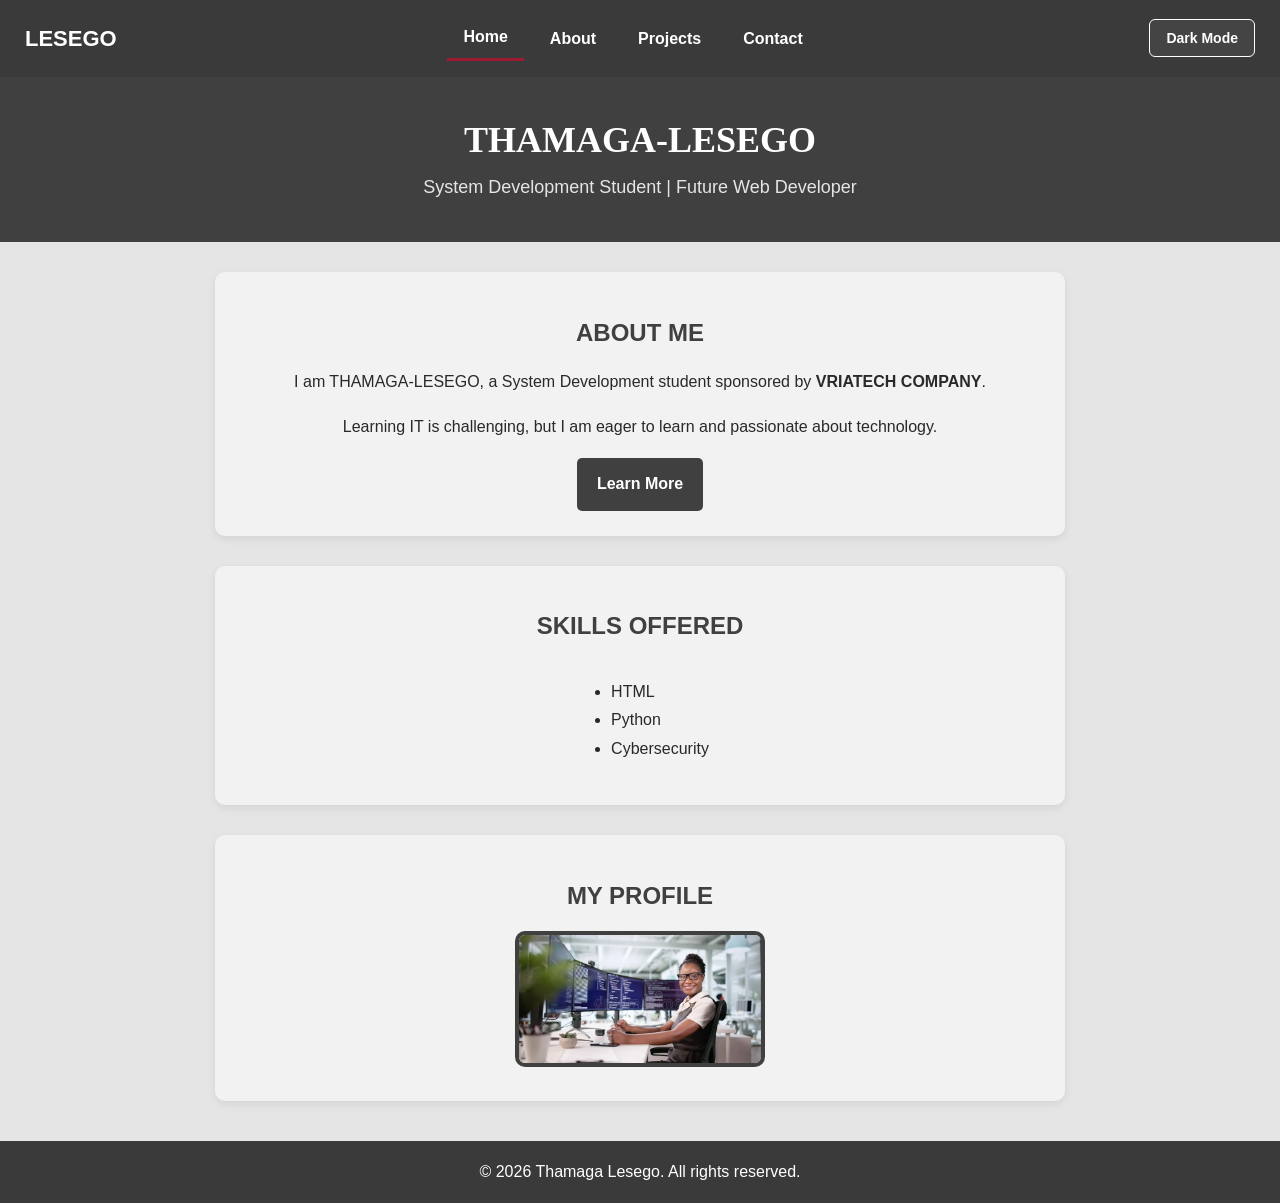
<file: index.html>
<!DOCTYPE html>
<html lang="en">

<head>
    <meta charset="UTF-8">
    <meta name="viewport" content="width=device-width, initial-scale=1.0">

    <title>THAMAGA-LESEGO</title>

    <link rel="stylesheet" href="style.css">
</head>

<body class="home-page">

    <!-- Skip Link: Accessibility -->
<a href="#main" class="skip-link">Skip to main content</a>

    <!-- Navigation Bar -->
    <nav class="navbar" aria-label="Main navigation">

        <span class="logo">LESEGO</span>

        <div class="nav-links">
            <a href="index.html" class="nav-link active"
                aria-current="page">Home</a>

            <a href="about.html" class="nav-link">About</a>

            <a href="projects.html" class="nav-link">Projects</a>

            <a href="contact.html" class="nav-link">Contact</a>
        </div>

<button type="button" id="themeToggle" class="theme-toggle"
    aria-pressed="false">
    Dark Mode
</button>

    </nav>

    <!-- Main Content -->
    <main id="main">

        <!-- Home Header -->
        <header class="hero" id="home">

            <h1>THAMAGA-LESEGO</h1>

            <p>
                System Development Student | Future Web Developer
            </p>

        </header>

        <!-- About Me Section -->
        <section class="content-section" id="about">

            <h2>ABOUT ME</h2>

            <p>
                I am THAMAGA-LESEGO, a System Development student
                sponsored by <strong>VRIATECH COMPANY</strong>.
            </p>

            <p>
                Learning IT is challenging, but I am eager to learn
                and passionate about technology.
            </p>

            <a href="about.html" class="button">
                Learn More
            </a>

        </section>

        <!-- Skills Section -->
        <section class="content-section" id="skills">

            <h2>SKILLS OFFERED</h2>

            <ul class="skills-list">
                <li>HTML</li>
                <li>Python</li>
                <li>Cybersecurity</li>
            </ul>

        </section>

        <!-- Profile Section -->
        <section class="content-section profile-section" id="profile">

            <h2>MY PROFILE</h2>

            <img
                src="./photo.jpg"
                alt="Profile photograph of Thamaga Lesego"
                width="250"
                class="profile-image"
            >

        </section>

    </main>

    <!-- Footer -->
    <footer>

        <p>
            &copy; 2026 Thamaga Lesego. All rights reserved.
        </p>

    </footer>

    <!-- JavaScript Connection -->
    <script src="script.js"></script>
    
</body>
</html>
</file>
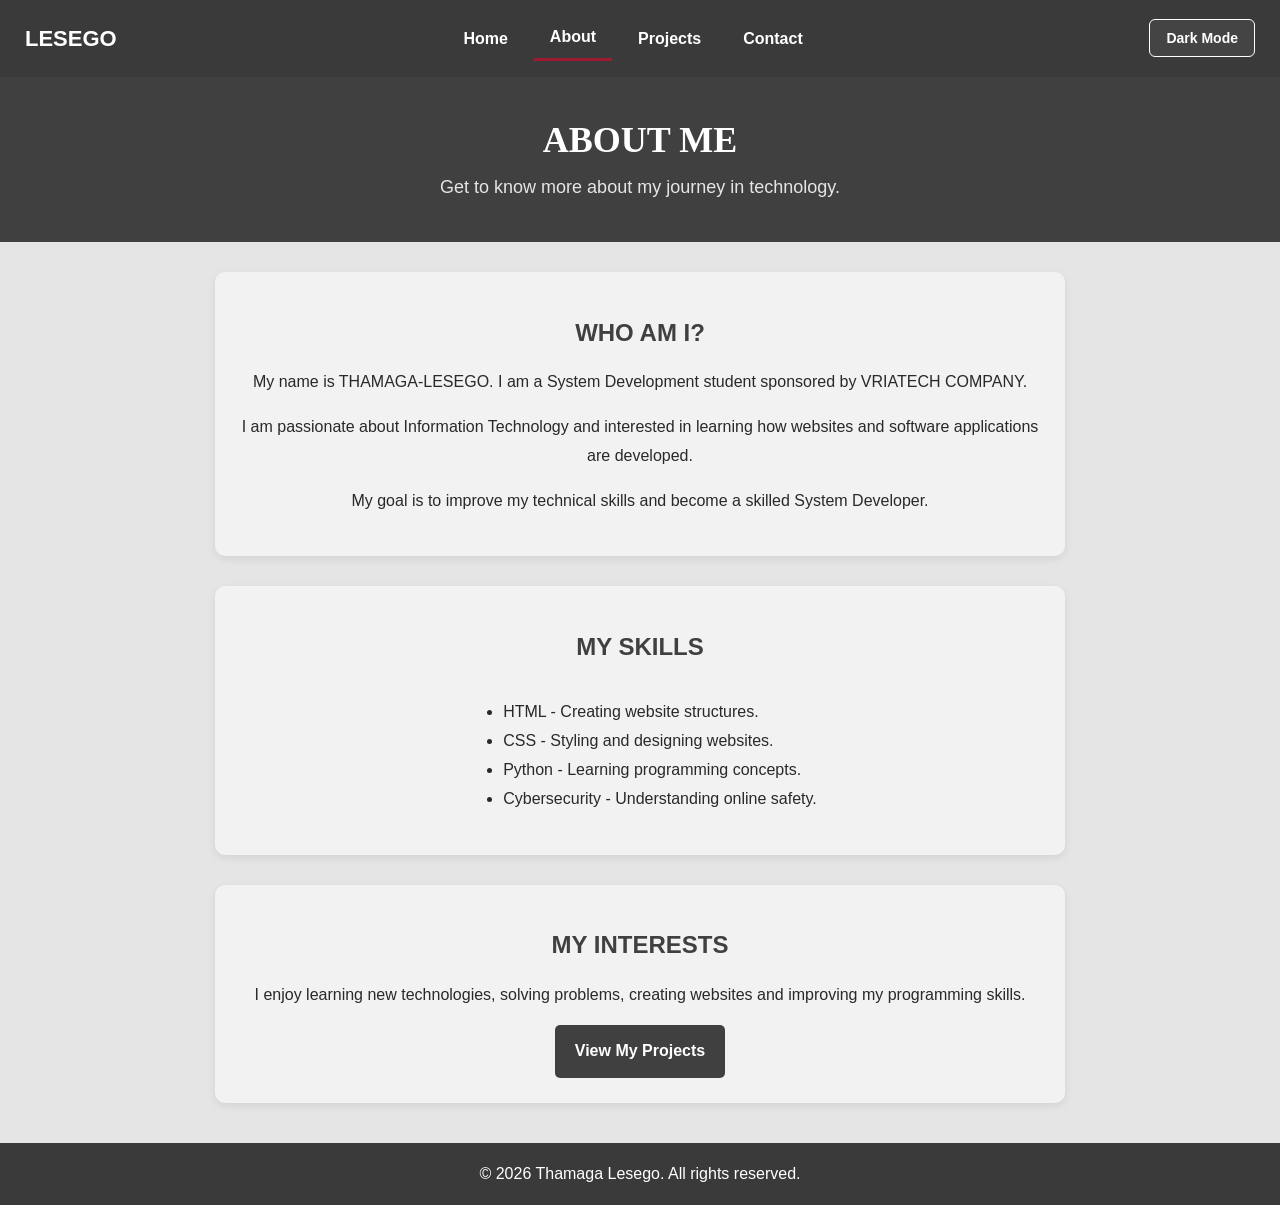
<file: about.html>
<!DOCTYPE html>
<html lang="en">

<head>
    <meta charset="UTF-8">
    <meta name="viewport" content="width=device-width, initial-scale=1.0">
    <meta name="description" content="Learn more about Thamaga Lesego.">

    <title>About | THAMAGA-LESEGO</title>

    <link rel="stylesheet" href="style.css">
</head>

<body class="about-page">

    <!-- Skip Link -->
    <a href="#main" class="skip-link">
        Skip to main content
    </a>

    <!-- Navigation Bar -->
    <nav class="navbar" aria-label="Main navigation">

        <span class="logo">LESEGO</span>

        <div class="nav-links">
            <a href="index.html" class="nav-link">Home</a>
            <a href="about.html" class="nav-link active"
                aria-current="page">About</a>
            <a href="projects.html" class="nav-link">Projects</a>
            <a href="contact.html" class="nav-link">Contact</a>
        </div>

<button type="button" id="themeToggle"
    class="theme-toggle" aria-pressed="false">
    Dark Mode
</button>

    </nav>

    <!-- Main Content -->
    <main id="main">

        <header class="page-header">
            <h1>ABOUT ME</h1>
            <p>Get to know more about my journey in technology.</p>
        </header>

        <!-- About Me -->
        <section class="about-section">

            <h2>WHO AM I?</h2>

            <p>
                My name is THAMAGA-LESEGO. I am a System Development
                student sponsored by VRIATECH COMPANY.
            </p>

            <p>
                I am passionate about Information Technology and
                interested in learning how websites and software
                applications are developed.
            </p>

            <p>
                My goal is to improve my technical skills and become
                a skilled System Developer.
            </p>

        </section>

        <!-- Skills -->
        <section class="about-section">

            <h2>MY SKILLS</h2>

            <ul>
                <li>HTML - Creating website structures.</li>
                <li>CSS - Styling and designing websites.</li>
                <li>Python - Learning programming concepts.</li>
                <li>Cybersecurity - Understanding online safety.</li>
            </ul>

        </section>

        <!-- Interests -->
        <section class="about-section">

            <h2>MY INTERESTS</h2>

            <p>
                I enjoy learning new technologies, solving problems,
                creating websites and improving my programming skills.
            </p>

            <a href="projects.html" class="button">
                View My Projects
            </a>

        </section>

    </main>

    <!-- Footer -->
    <footer>
        <p>&copy; 2026 Thamaga Lesego. All rights reserved.</p>
    </footer>

    <!-- JavaScript Connection -->
    <script src="script.js"></script>

</body>
</html>
</file>
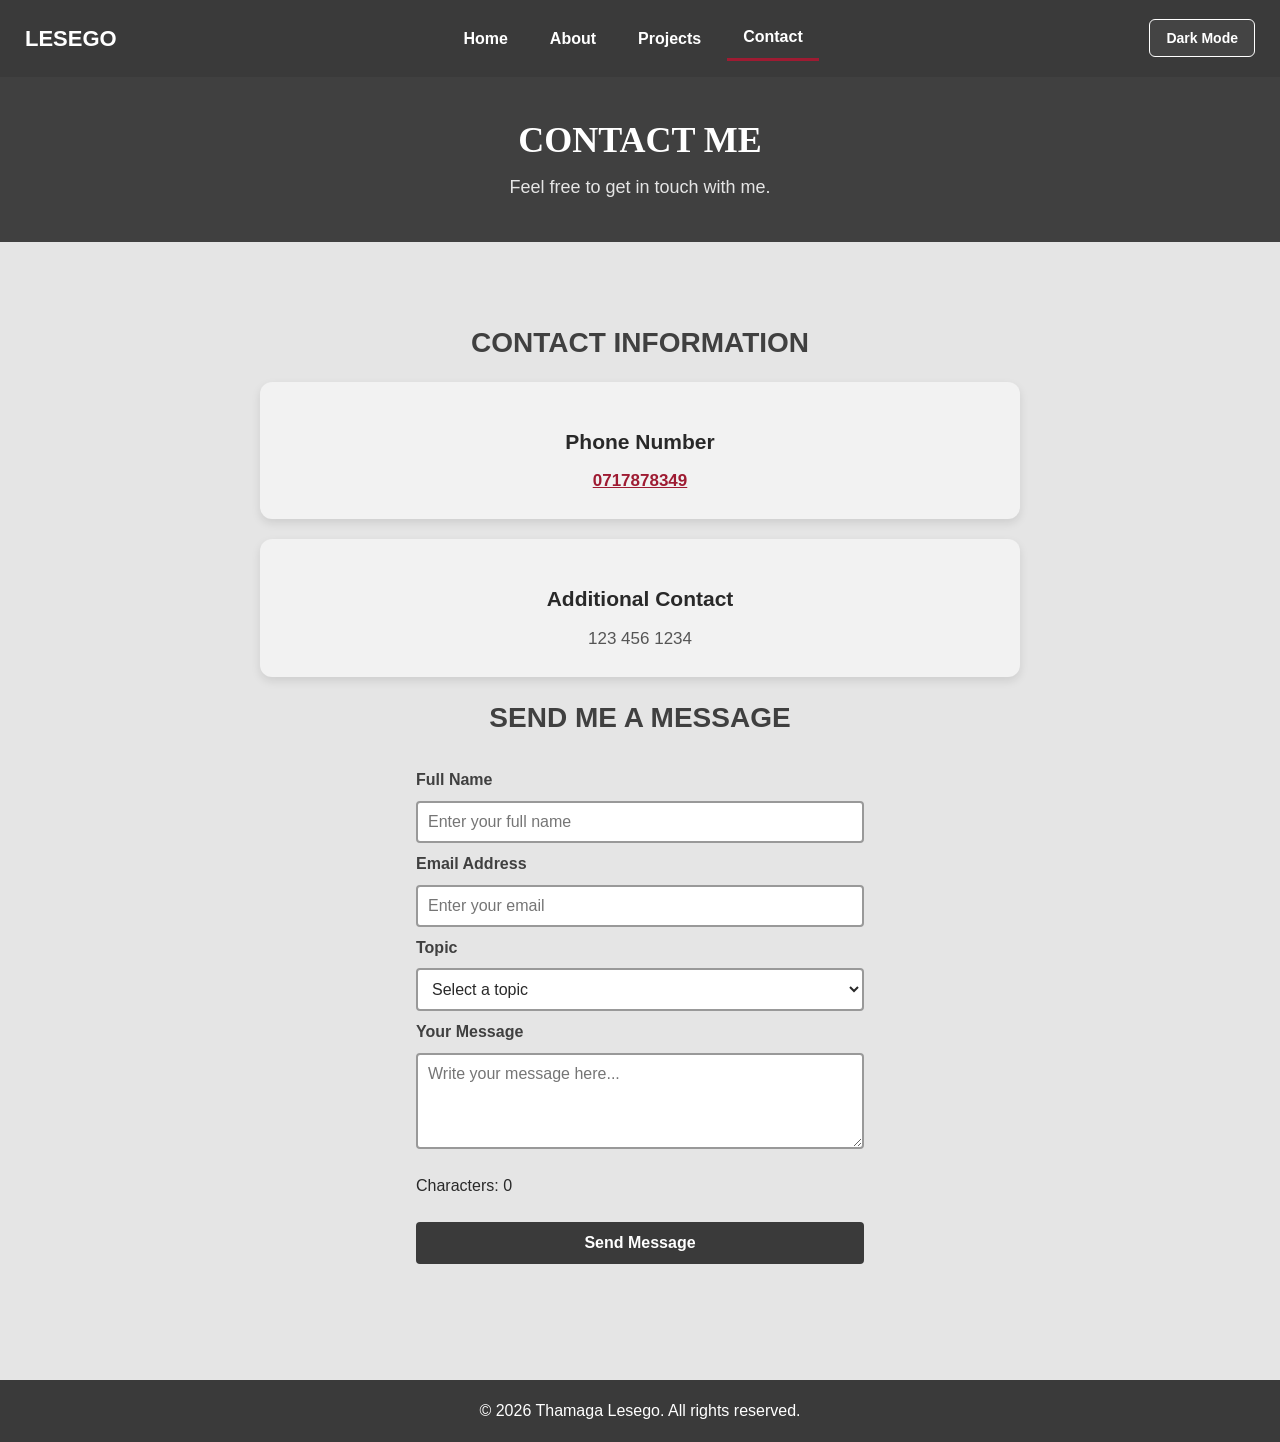
<file: contact.html>
<!DOCTYPE html>
<html lang="en">

<head>
    <meta charset="UTF-8">
    <meta name="viewport" content="width=device-width, initial-scale=1.0">
    <meta name="description" content="Contact Thamaga Lesego.">

    <title>Contact | THAMAGA-LESEGO</title>

    <link rel="stylesheet" href="style.css">
</head>

<body class="contacts-page">

    <!-- Skip Link -->
    <a href="#main" class="skip-link">
        Skip to main content
    </a>

    <!-- Navigation Bar -->
    <nav class="navbar" aria-label="Main navigation">

        <span class="logo">LESEGO</span>

        <div class="nav-links">
            <a href="index.html" class="nav-link">Home</a>
            <a href="about.html" class="nav-link">About</a>
            <a href="projects.html" class="nav-link">Projects</a>
            <a href="contact.html" class="nav-link active"
                aria-current="page">Contact</a>
        </div>

<button type="button" id="themeToggle"
    class="theme-toggle" aria-pressed="false">
    Dark Mode
</button>

    </nav>

    <!-- Main Content -->
    <main id="main">

        <!-- Contact Header -->
        <header class="page-header contact-header">

            <h1>CONTACT ME</h1>

            <p>Feel free to get in touch with me.</p>

        </header>

        <!-- Contact Information -->
        <section class="contact-container">

            <h2>CONTACT INFORMATION</h2>

            <div class="contact-card">

                <h3>Phone Number</h3>

                <p>
                    <a href="tel:0717878349">0717878349</a>
                </p>

            </div>

            <div class="contact-card">

                <h3>Additional Contact</h3>

                <p>123 456 1234</p>

            </div>

            <!-- Contact Form -->
            <h2>SEND ME A MESSAGE</h2>

            <form id="contactForm">

                <!-- Full Name -->
                <label for="name">Full Name</label>

                <input
                    type="text"
                    id="name"
                    name="name"
                    placeholder="Enter your full name"
                    minlength="2"
                    required
                >

                <!-- Email Address -->
                <label for="email">Email Address</label>

                <input
                    type="email"
                    id="email"
                    name="email"
                    placeholder="Enter your email"
                    required
                >

                <!-- Topic -->
                <label for="topic">Topic</label>

                <select id="topic" name="topic" required>

                    <option value="">Select a topic</option>

                    <option value="General Inquiry">
                        General Inquiry
                    </option>

                    <option value="Project Discussion">
                        Project Discussion
                    </option>

                    <option value="Other">
                        Other
                    </option>

                </select>

                <!-- Message -->
                <label for="message">Your Message</label>

                <textarea
                    id="message"
                    name="message"
                    rows="4"
                    placeholder="Write your message here..."
                    minlength="10"
                    required
                ></textarea>

                <!-- Character Counter -->
                <p id="charCount" aria-live="polite">
                    Characters: 0
                </p>

                <!-- Submit Button -->
                <button type="submit">
                    Send Message
                </button>

                <!-- Form Validation Message -->
                <p id="formMessage" role="status"></p>

            </form>

        </section>

    </main>

    <!-- Footer -->
    <footer>

        <p>
            &copy; 2026 Thamaga Lesego. All rights reserved.
        </p>

    </footer>

    <!-- JavaScript Connection -->
    <script src="script.js"></script>

</body>
</html>
</file>
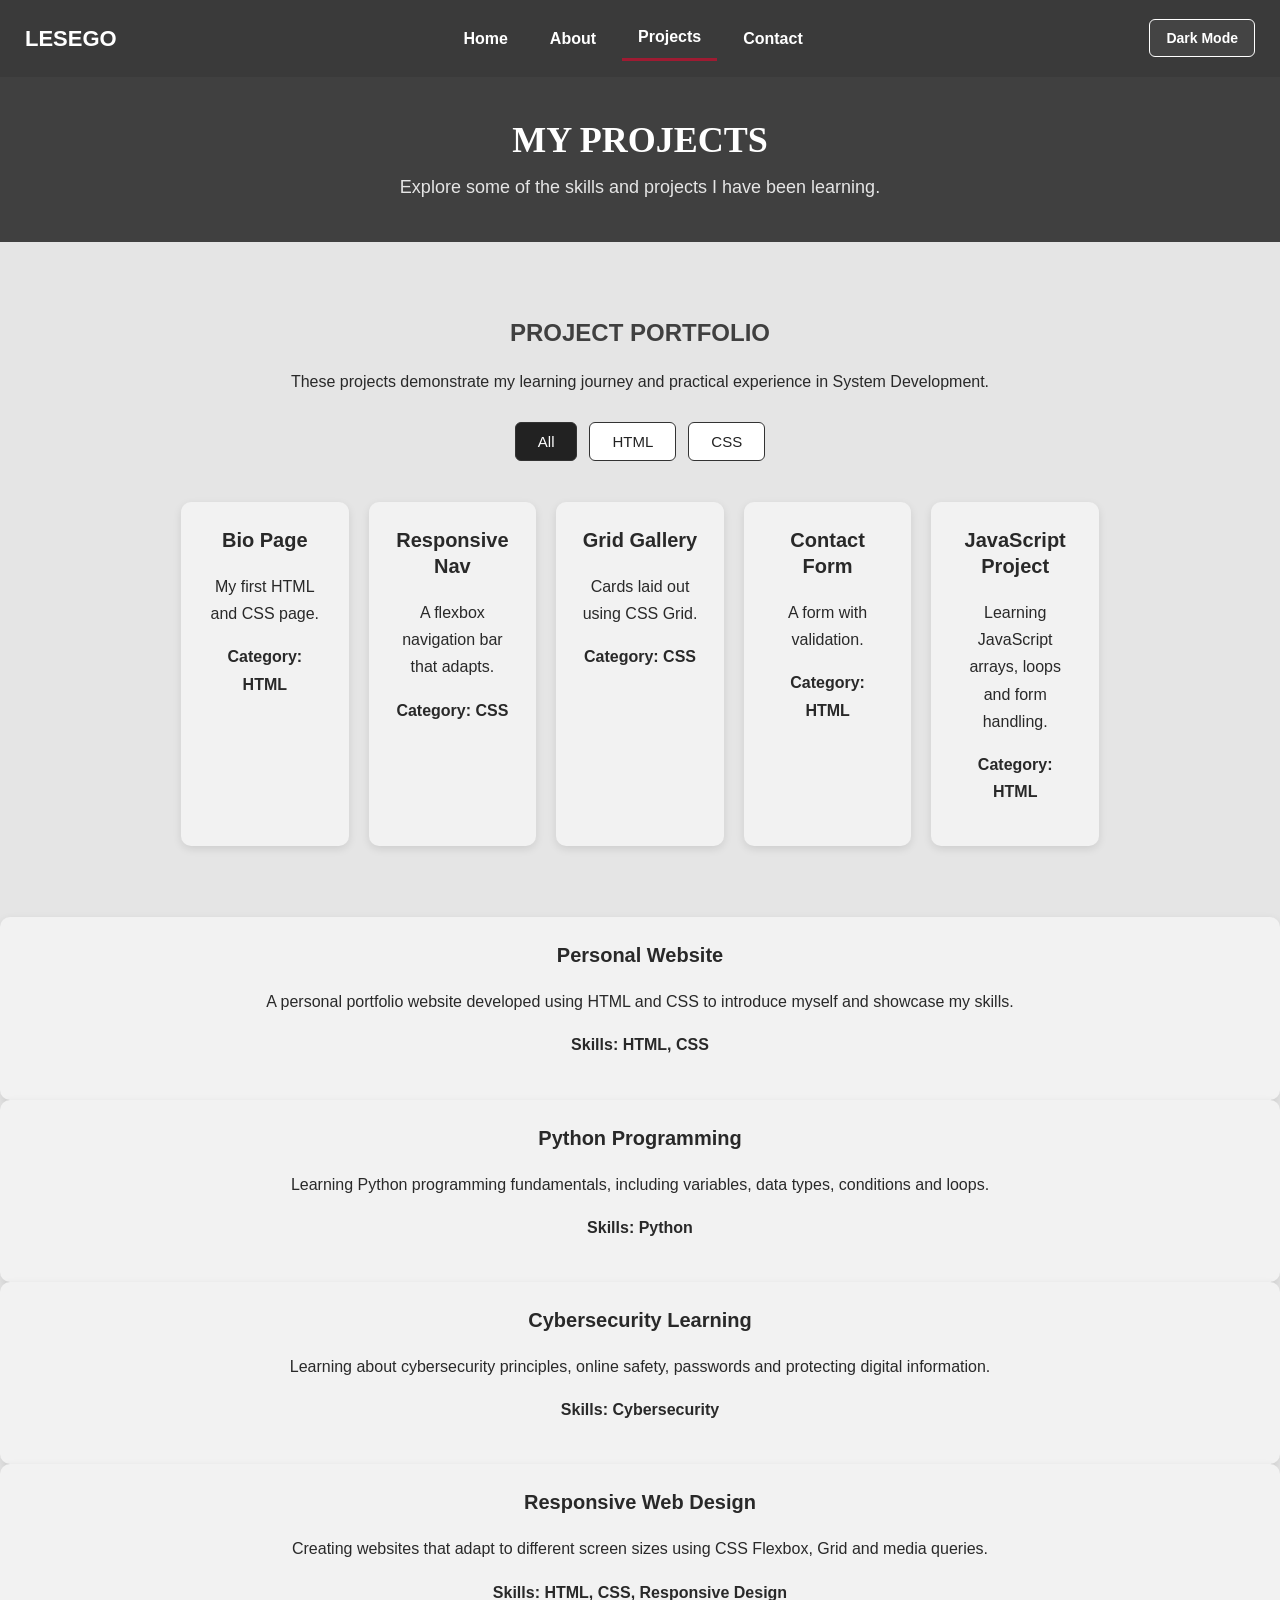
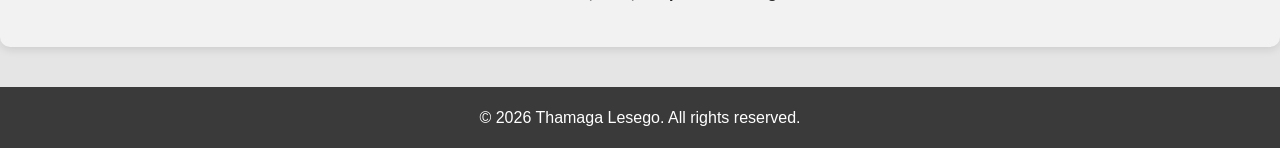
<file: projects.html>
<!DOCTYPE html>
<html lang="en">

<head>
    <meta charset="UTF-8">
    <meta name="viewport" content="width=device-width, initial-scale=1.0">
    <meta name="description" content="Explore projects by Thamaga Lesego.">

    <title>Projects | THAMAGA-LESEGO</title>

    <link rel="stylesheet" href="style.css">
</head>

<body class="projects-page">

    <!-- Skip Link -->
    <a href="#main" class="skip-link">
        Skip to main content
    </a>

    <!-- Navigation Bar -->
    <nav class="navbar" aria-label="Main navigation">

        <span class="logo">LESEGO</span>

        <div class="nav-links">
            <a href="index.html" class="nav-link">Home</a>
            <a href="about.html" class="nav-link">About</a>
            <a href="projects.html" class="nav-link active"
                aria-current="page">Projects</a>
            <a href="contact.html" class="nav-link">Contact</a>
        </div>

<button type="button" id="themeToggle"
    class="theme-toggle" aria-pressed="false">
    Dark Mode
</button>

    </nav>

    <!-- Main Content -->
    <main id="main">

        <header class="page-header">
            <h1>MY PROJECTS</h1>
            <p>
                Explore some of the skills and projects I have been learning.
            </p>
        </header>

        
<!-- Projects Section -->
<section class="projects-section">

    <h2>PROJECT PORTFOLIO</h2>

    <p class="projects-intro">
        These projects demonstrate my learning journey
        and practical experience in System Development.
    </p>

    <!-- Project Filter Buttons -->
    <div class="project-filters" aria-label="Filter projects">

        <button type="button" class="filter-btn active"
            data-filter="All">All</button>

        <button type="button" class="filter-btn"
            data-filter="HTML">HTML</button>

        <button type="button" class="filter-btn"
            data-filter="CSS">CSS</button>

    </div>

    <!-- JavaScript will generate project cards here -->
    <div class="projects-grid" id="projectsGrid">

    </div>

</section>


                <article class="project-card">

                    <h3>Personal Website</h3>

                    <p>
                        A personal portfolio website developed
                        using HTML and CSS to introduce myself
                        and showcase my skills.
                    </p>

                    <p class="project-skills">
                        Skills: HTML, CSS
                    </p>

                </article>

                <article class="project-card">

                    <h3>Python Programming</h3>

                    <p>
                        Learning Python programming fundamentals,
                        including variables, data types, conditions
                        and loops.
                    </p>

                    <p class="project-skills">
                        Skills: Python
                    </p>

                </article>

                <article class="project-card">

                    <h3>Cybersecurity Learning</h3>

                    <p>
                        Learning about cybersecurity principles,
                        online safety, passwords and protecting
                        digital information.
                    </p>

                    <p class="project-skills">
                        Skills: Cybersecurity
                    </p>

                </article>

                <article class="project-card">

                    <h3>Responsive Web Design</h3>

                    <p>
                        Creating websites that adapt to different
                        screen sizes using CSS Flexbox, Grid
                        and media queries.
                    </p>

                    <p class="project-skills">
                        Skills: HTML, CSS, Responsive Design
                    </p>

                </article>

            </div>

        </section>

    </main>

       <!-- Footer -->
    <footer>
        <p>&copy; 2026 Thamaga Lesego. All rights reserved.</p>
    </footer>

    <!-- JavaScript Connection -->
    <script src="script.js"></script>

</body>
</html>
</file>
<file: style.css>
/* =========================================
   THAMAGA-LESEGO PERSONAL WEBSITE
   CONSOLIDATED STYLESHEET
========================================= */


/* =========================================
   1. GENERAL STYLES
========================================= */

* {
    box-sizing: border-box;
}

html {
    scroll-behavior: smooth;
}

body {
    margin: 0;
    padding: 0;
    font-family: Arial, sans-serif;
    background-color: #E5E5E5;
    color: #292929;
    line-height: 1.6;
}

img {
    max-width: 100%;
    height: auto;
}

h1,
h2,
h3 {
    line-height: 1.3;
}

h2 {
    color: #404040;
}

a {
    color: #9E1B32;
}


/* =========================================
   2. NAVIGATION BAR
   Activity 4: Flexbox Navigation
========================================= */

.navbar {
    display: flex;
    justify-content: space-between;
    align-items: center;
    gap: 20px;

    background-color: #3A3A3A;
    padding: 16px 25px;

    position: sticky;
    top: 0;
    z-index: 1000;
}

.logo {
    color: #FFFFFF;
    font-size: 22px;
    font-weight: bold;
}

.nav-links {
    display: flex;
    align-items: center;
    gap: 10px;
}

.nav-link {
    display: inline-block;
    color: #FFFFFF;
    text-decoration: none;
    font-weight: bold;
    padding: 8px 16px;

    transition: background-color 0.3s ease;
}

.nav-link:hover {
    background-color: #9E1B32;
    border-radius: 4px;
}

.nav-link.active {
    border-bottom: 3px solid #9E1B32;
}


/* =========================================
   3. PAGE HEADERS
========================================= */

.page-header,
.hero {
    background-color: #404040;
    color: #FFFFFF;
    text-align: center;
    padding: 40px 20px;
}

.page-header h1,
.hero h1 {
    color: #FFFFFF;
    background-color: transparent;
    font-family: Georgia, 'Times New Roman', serif;
    font-size: 36px;
    margin: 0 0 10px;
}

.page-header p,
.hero p {
    color: #E5E5E5;
    font-size: 18px;
    margin: 0;
}


/* =========================================
   4. BUTTONS
========================================= */

.button {
    display: inline-block;
    background-color: #404040;
    color: #FFFFFF;
    padding: 12px 20px;
    text-decoration: none;
    border-radius: 5px;
    font-weight: bold;

    transition: background-color 0.3s ease;
}

.button:hover {
    background-color: #9E1B32;
}


/* =========================================
   5. HOME PAGE
========================================= */

.home-page .content-section {
    max-width: 850px;
    margin: 30px auto;
    padding: 25px;

    text-align: center;
    line-height: 1.8;

    background-color: #F2F2F2;
    color: #292929;

    border-radius: 10px;
    box-shadow: 0 3px 8px rgba(0, 0, 0, 0.08);
}

.home-page .content-section h2 {
    color: #404040;
    text-align: center;
}

.home-page .skills-list {
    display: inline-block;
    text-align: left;
}

.home-page .profile-section {
    text-align: center;
}

.home-page .profile-image {
    width: 250px;
    max-width: 100%;
    height: auto;

    border-radius: 10px;
    border: 4px solid #404040;
}


/* =========================================
   6. ABOUT PAGE
========================================= */

.about-page .about-section {
    max-width: 850px;
    margin: 30px auto;
    padding: 25px;

    text-align: center;
    line-height: 1.8;

    background-color: #F2F2F2;
    color: #292929;

    border-radius: 10px;
    box-shadow: 0 3px 8px rgba(0, 0, 0, 0.08);
}

.about-page .about-section h2 {
    color: #404040;
    text-align: center;
}

.about-page .about-section p,
.about-page .about-section li {
    color: #292929;
}

.about-page .about-section ul {
    display: inline-block;
    text-align: left;
}


/* =========================================
   7. PROJECTS PAGE
   Activity 6: CSS Grid
========================================= */

.projects-page .projects-section {
    max-width: 1000px;
    margin: 30px auto;
    padding: 25px;
}

.projects-page .projects-section h2 {
    color: #404040;
    text-align: center;
}

.projects-page .projects-intro {
    text-align: center;
    line-height: 1.8;
    margin-bottom: 25px;
    color: #292929;
}

.projects-page .projects-grid {
    display: grid;
    grid-template-columns: repeat(
        auto-fit,
        minmax(150px, 1fr)
    );

    gap: 20px;
    padding: 16px;
}

.projects-page .project-card {
    background-color: #F2F2F2;
    color: #292929;

    border-radius: 10px;
    padding: 25px;

    box-shadow: 0 3px 8px rgba(0, 0, 0, 0.1);

    text-align: center;

    transition:
        transform 0.3s ease,
        box-shadow 0.3s ease;
}

.projects-page .project-card:hover {
    transform: translateY(-4px);
    box-shadow: 0 6px 14px rgba(0, 0, 0, 0.15);
}

.projects-page .project-card h3,
.projects-page .project-card p {
    color: #292929;
}

.projects-page .project-card h3 {
    font-size: 20px;
    margin-top: 0;
}

.projects-page .project-card p {
    font-size: 16px;
    line-height: 1.7;
}

.projects-page .project-skills {
    color: #404040;
    font-weight: bold;
}


/* =========================================
   8. CONTACT PAGE
========================================= */

.contacts-page .contact-container {
    max-width: 800px;
    margin: 40px auto;
    padding: 20px;
    text-align: center;
}

.contacts-page .contact-container h2 {
    font-size: 28px;
    color: #404040;
    margin-bottom: 15px;
}

.contacts-page .contact-card {
    background-color: #F2F2F2;
    color: #292929;

    margin: 20px 0;
    padding: 25px;

    border-radius: 12px;
    box-shadow: 0 4px 10px rgba(0, 0, 0, 0.1);
}

.contacts-page .contact-card h3 {
    color: #292929;
    font-size: 21px;
    margin-bottom: 12px;
}

.contacts-page .contact-card p {
    color: #555555;
    font-size: 17px;
    margin: 0;
}

.contacts-page .contact-card a {
    color: #9E1B32;
    font-weight: bold;
}


/* =========================================
   9. CONTACT FORM
   Activity 7: HTML Forms
========================================= */

#contactForm {
    display: flex;
    flex-direction: column;
    gap: 8px;

    max-width: 480px;
    padding: 16px;
    margin: auto;

    text-align: left;
}

#contactForm label {
    font-weight: bold;
    color: #404040;
}

#contactForm input,
#contactForm select,
#contactForm textarea {
    width: 100%;
    padding: 10px;

    border: 2px solid #999999;
    border-radius: 4px;

    font-size: 1rem;
    font-family: Arial, sans-serif;

    color: #292929;
    background-color: #FFFFFF;
}

#contactForm input:focus,
#contactForm textarea:focus,
#contactForm select:focus {
    outline: 3px solid rgba(158, 27, 50, 0.2);
    border-color: #9E1B32;
}

#contactForm textarea {
    resize: vertical;
}

#contactForm button {
    background-color: #3A3A3A;
    color: #FFFFFF;

    padding: 12px;
    border: none;
    border-radius: 4px;

    cursor: pointer;
    font-size: 16px;
    font-weight: bold;

    transition: background-color 0.3s ease;
}

#contactForm button:hover {
    background-color: #9E1B32;
}


/* =========================================
   10. ACCESSIBILITY
   Activity 8: Build for Everyone
========================================= */

/* Skip Navigation Link */

.skip-link {
    position: fixed;
    top: -100px;
    left: 10px;

    background-color: #9E1B32;
    color: #FFFFFF;

    padding: 12px 18px;

    z-index: 9999;

    text-decoration: none;
    font-weight: bold;
    border-radius: 4px;
}

.skip-link:focus {
    top: 10px;
    outline: 3px solid #292929;
    outline-offset: 3px;
}

/* Keyboard Focus Indicators */

a:focus-visible,
button:focus-visible,
input:focus-visible,
textarea:focus-visible,
select:focus-visible {
    outline: 3px solid #9E1B32;
    outline-offset: 3px;
}


/* =========================================
   11. FOOTER
========================================= */

footer {
    background-color: #3A3A3A;
    color: #FFFFFF;

    text-align: center;
    padding: 18px;
    margin-top: 40px;
}

footer p {
    margin: 0;
    color: #FFFFFF;
}


/* =========================================
   12. RESPONSIVE DESIGN
   Activity 5: Media Queries
========================================= */

@media (max-width: 600px) {

    /* Navigation */

    .navbar {
        flex-direction: column;
        align-items: center;
        gap: 15px;
        padding: 15px;
    }

    .nav-links {
        width: 100%;
        flex-wrap: wrap;
        justify-content: center;
        gap: 5px;
    }

    .nav-link {
        padding: 10px;
    }

    /* Page Headings */

    .page-header h1,
    .hero h1 {
        font-size: 28px;
    }

    .page-header p,
    .hero p {
        font-size: 16px;
    }

    /* Home Page */

    .home-page .content-section {
        margin: 20px;
        padding: 20px;
    }

    .home-page .profile-image {
        width: 200px;
    }

    /* About Page */

    .about-page .about-section {
        margin: 20px;
        padding: 20px;
    }

    /* Projects Page */

    .projects-page .projects-section {
        padding: 15px;
    }

    .projects-page .projects-grid {
        grid-template-columns: 1fr;
        padding: 10px;
    }

    .projects-page .project-card {
        width: 100%;
    }

    /* Contact Page */

    .contacts-page .contact-container {
        margin: 25px auto;
        padding: 15px;
    }

    .contacts-page .contact-container h2 {
        font-size: 23px;
    }

    #contactForm {
        padding: 10px;
    }

}


/* =========================================
   13. REDUCED MOTION ACCESSIBILITY
========================================= */

@media (prefers-reduced-motion: reduce) {

    html {
        scroll-behavior: auto;
    }

    *,
    *::before,
    *::after {
        animation-duration: 0.01ms !important;
        transition-duration: 0.01ms !important;
    }

}


/* Project Filter Buttons */

.project-filters {
    display: flex;
    justify-content: center;
    gap: 12px;
    margin: 25px 0;
    flex-wrap: wrap;
}

.filter-btn {
    padding: 10px 22px;
    border: 1px solid #333;
    border-radius: 6px;
    background-color: white;
    color: #222;
    cursor: pointer;
    font-size: 15px;
    transition: 0.3s;
}

.filter-btn:hover,
.filter-btn.active {
    background-color: #222;
    color: white;
}

/* Generated Project Cards */

.project-card {
    padding: 20px;
    border-radius: 10px;
    background-color: white;
    box-shadow: 0 3px 10px rgba(0, 0, 0, 0.1);
}


/* DARK MODE TOGGLE BUTTON */

.theme-toggle {
    padding: 10px 16px;
    border: 1px solid white;
    border-radius: 6px;
    background-color: #444;
    color: white;
    cursor: pointer;
    font-size: 14px;
    font-weight: bold;
}

.theme-toggle:hover {
    background-color: #666;
}

/* DARK MODE STYLING */

body.dark-mode {
    background-color: #181818;
    color: #f5f5f5;
}

body.dark-mode .navbar,
body.dark-mode footer {
    background-color: #111;
    color: white;
}

body.dark-mode .content-section,
body.dark-mode .projects-section,
body.dark-mode .contact-container,
body.dark-mode .project-card,
body.dark-mode .contact-card {
    background-color: #292929;
    color: white;
}

body.dark-mode h1,
body.dark-mode h2,
body.dark-mode h3,
body.dark-mode p,
body.dark-mode li,
body.dark-mode label {
    color: #f5f5f5;
}

body.dark-mode input,
body.dark-mode textarea,
body.dark-mode select {
    background-color: #333;
    color: white;
    border: 1px solid #777;
}

body.dark-mode .project-card {
    border: 1px solid #555;
}

body.dark-mode a {
    color: #8ab4f8;
}

body.dark-mode .nav-link {
    color: white;
}

body.dark-mode .filter-btn {
    background-color: #333;
    color: white;
    border-color: #777;
}

body.dark-mode .filter-btn.active,
body.dark-mode .filter-btn:hover {
    background-color: white;
    color: #222;
}

/* Git Activity 10 test */
body {
    font-family: Arial, sans-serif;
}

/* Section F - Testing Git staging */
</file>
